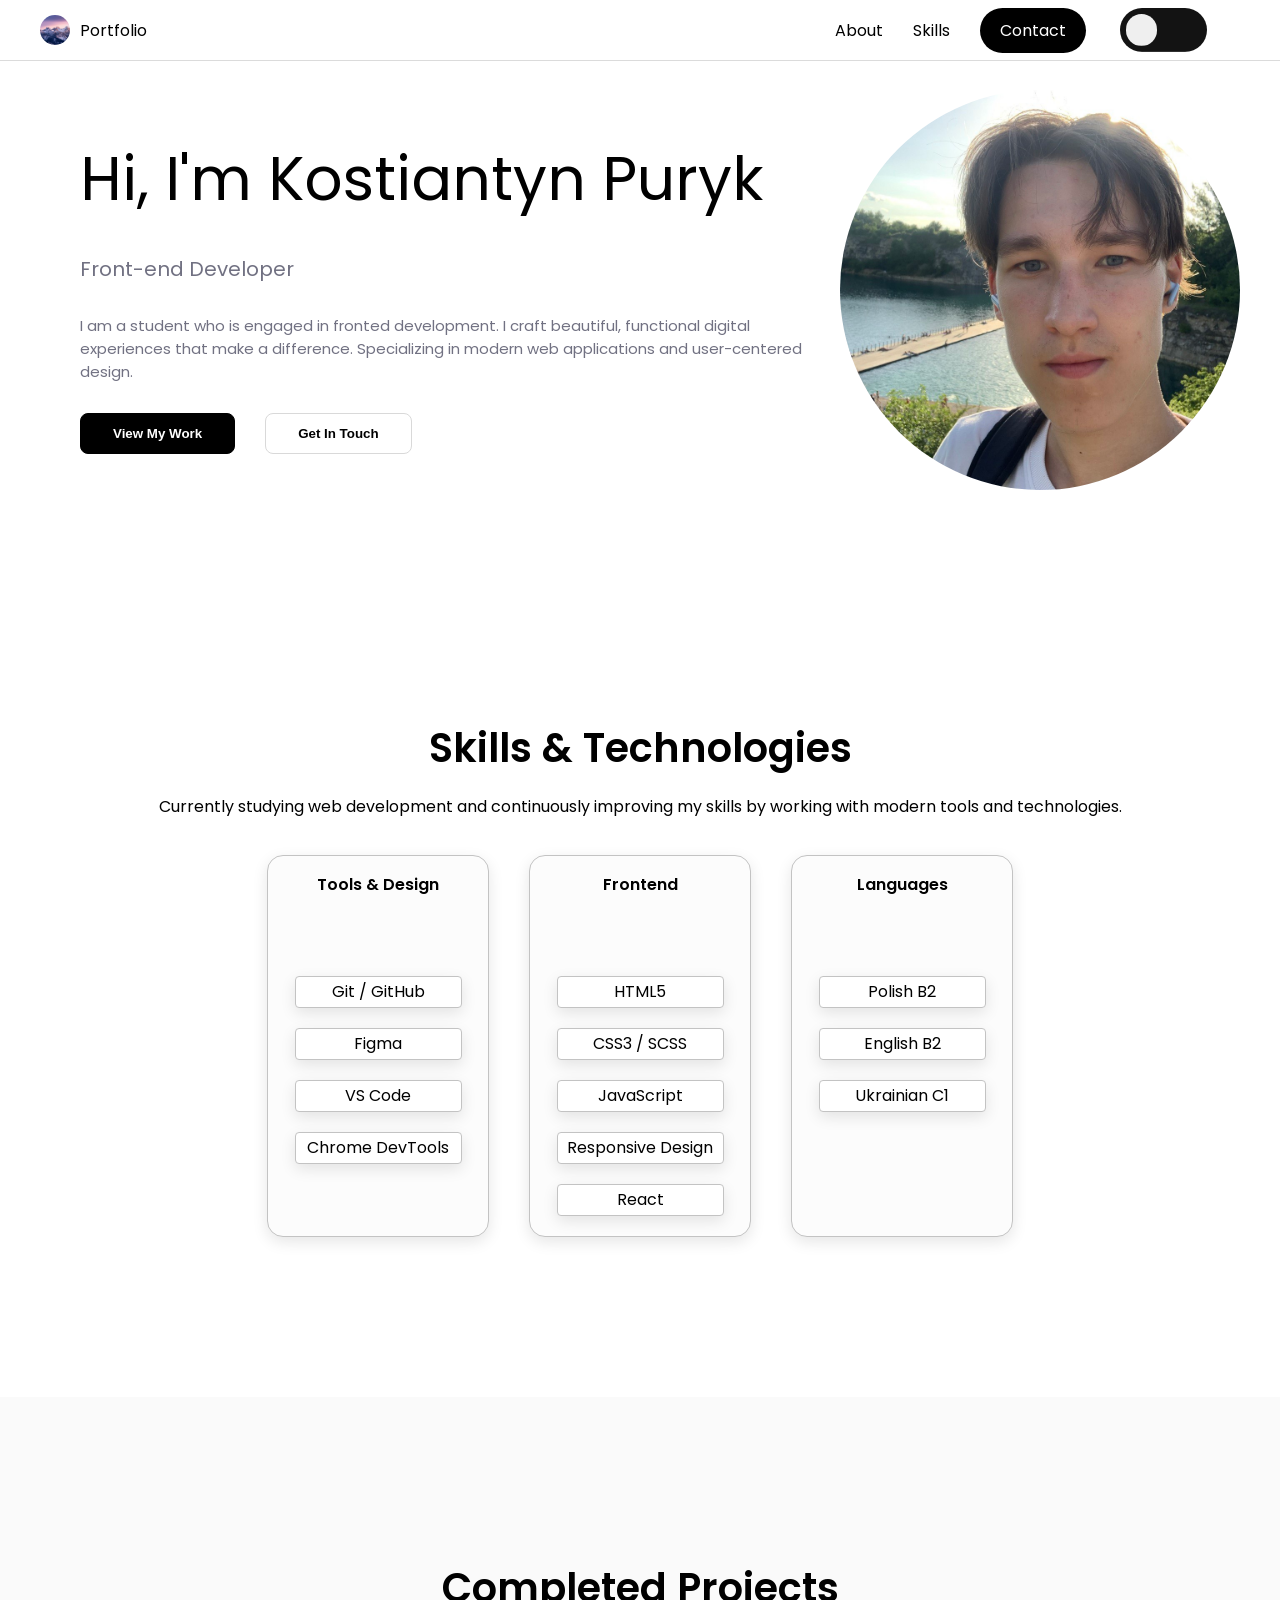
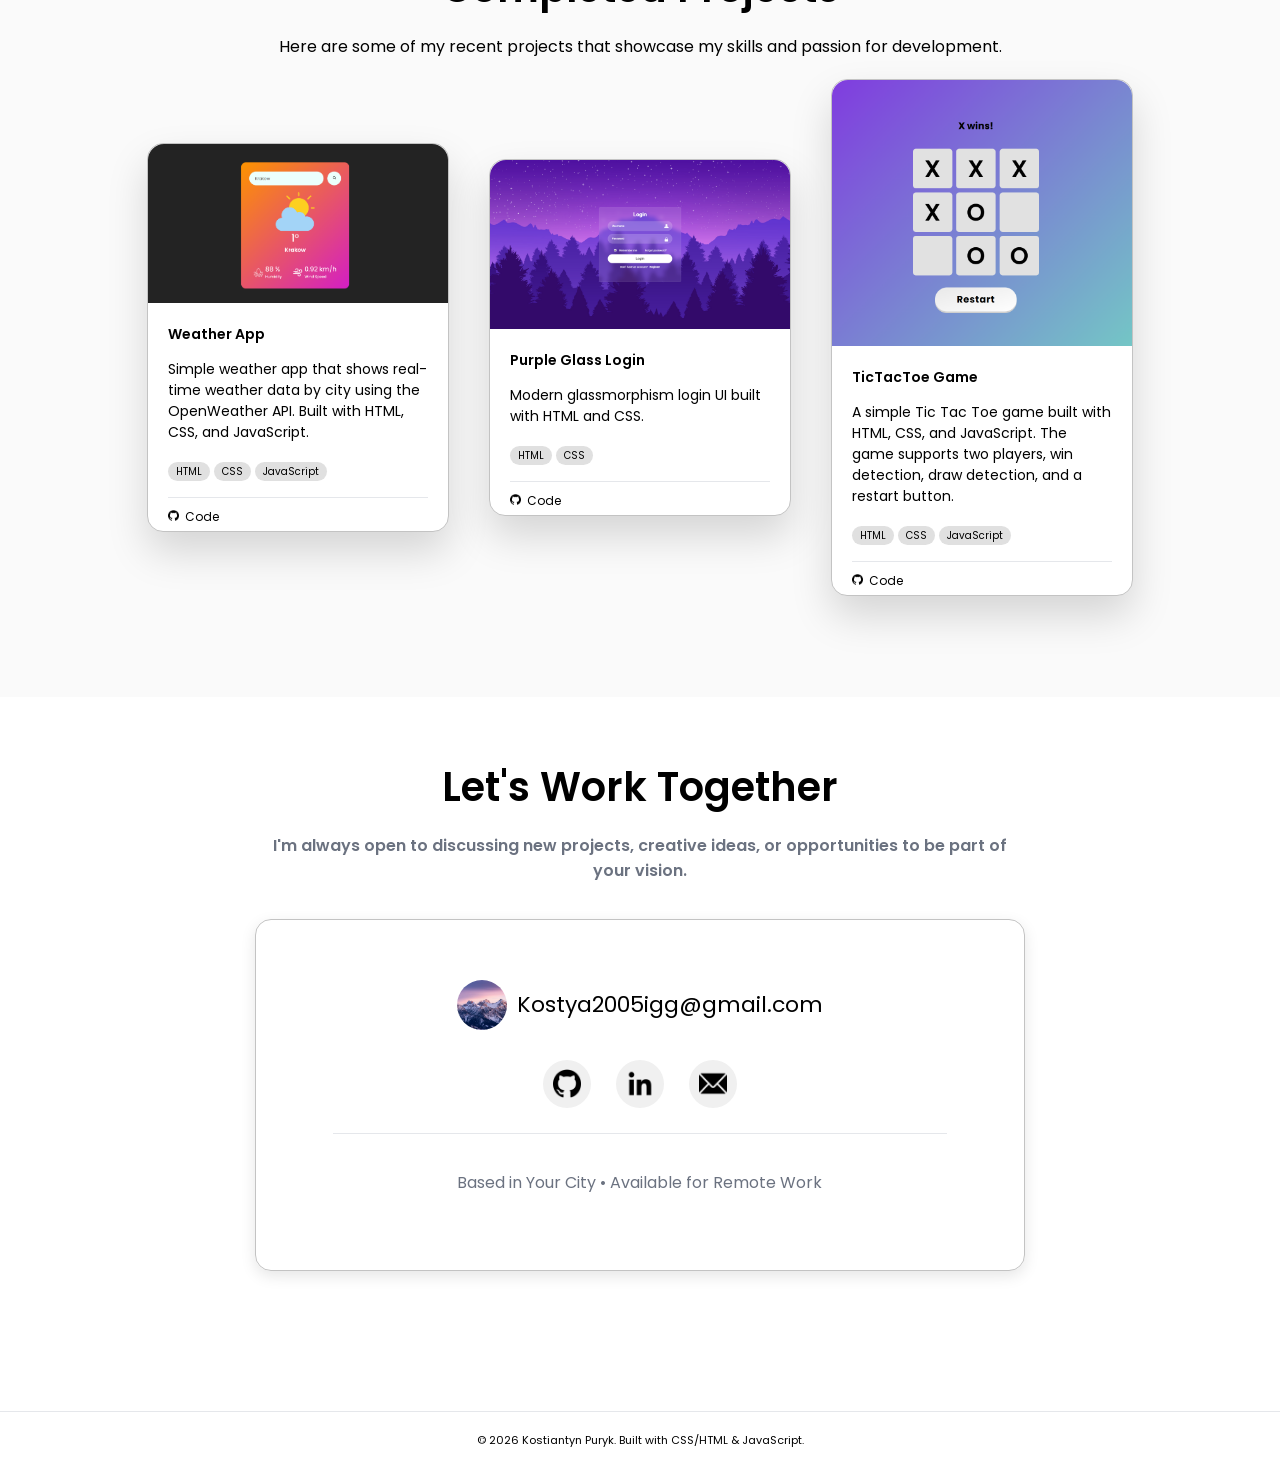
<file: index.html>
<!DOCTYPE html>
<html lang="en" >
<head>
    <meta charset="UTF-8">
    <meta name="viewport" content="width=device-width, initial-scale=1.0">
    <title>Kostiantyn Puryk Website</title>

    <link href="https://fonts.googleapis.com/css2?family=Poppins:wght@400;600&display=swap" rel="stylesheet">

    <link rel="stylesheet" href="css/header.css">
    <link rel="stylesheet" href="css/general.css">
    <link rel="stylesheet" href="css/hero.css">
    <link rel="stylesheet" href="css/footer.css">
    <link rel="stylesheet" href="css/skills.css">
    <link rel="stylesheet" href="css/projects.css">
    
    <meta name="viewport" content="width=device-width, initial-scale=1.0, viewport-fit=cover">
    
    
</head>

<body>

<header>
    <div class="header-container">

        <div class="header-logo">
            <img class="header-logo-image" src="images/test.png">
            Portfolio
        </div>

        <button class="menu-toggle">☰</button>

        <nav class="header-navigation">

            
            
            <a class="about-nav" href="#about">About</a>
            <a class="skills-nav" href="#skills">Skills</a>
            <a class="contact-nav" href="#contact">Contact</a>
            <input type="checkbox" class="theme-toggle" id="theme-toggle">
              
        </nav>

    </div>
</header> 


<section id="about" class="hero-section">

    <div class="hero-container">

        <div class="hero-left">

            <div class="hero-content">

                <div class="hero-title">Hi, I'm Kostiantyn Puryk</div>
                <div class="hero-subtitle">Front-end Developer</div>
                <div class="hero-description">
                    I am a student who is engaged in fronted development. I craft beautiful, functional digital experiences that make a difference. Specializing in modern web applications and user-centered design.
                </div>

                <div class="hero-buttons">
                    <button id="view-work-btn" class="primary-button">View My Work</button>
                    <button id="secondary-button" class="secondary-button">Get In Touch</button>
                </div>

            </div>
        </div>

        <div class="hero-right">
            <img class="hero-image" src="images/myphoto.jpg">
        </div>

    </div>

</section>



<section id="skills" class="skills-section">

    <h2 class="skill-h2">Skills & Technologies</h2>

    <p class="skill-p">Currently studying web development and continuously improving my skills by working with modern tools and technologies.</p>

    <div class="skills-container">

        

         <div class="skill-card">
            <div class="skill-card-content">
                <h3 class="skill-category">Tools & Design</h3>
                <div class="skill-list">Git / GitHub</div>
                <div class="skill-list">Figma</div>
                <div class="skill-list">VS Code</div>
                <div class="skill-list">Chrome DevTools</div>
            </div>
        </div>

        <div class="skill-card">
            <div class="skill-card-content">
                <h3 class="skill-category">Frontend</h3>
                <div class="skill-list">HTML5</div>
                <div class="skill-list">CSS3 / SCSS</div>
                <div class="skill-list">JavaScript</div>
                <div class="skill-list">Responsive Design</div>
                <div class="skill-list">React</div>
            </div>
        </div>

         <div class="skill-card">
            <div class="skill-card-content">
                <h3 class="skill-category">Languages</h3>
                <div class="skill-list">Polish B2</div>
                <div class="skill-list">English B2</div>
                <div class="skill-list">Ukrainian C1</div>
                
            </div>
        </div>

        
        
        
      

    </div>

</section>

<section id="projects" class="projects-section">

    <div class="projects-container">

        <div class="projects-header">
            <h2 class="projects-title">Completed Projects</h2>
            <p class="projects-subtitle">
                Here are some of my recent projects that showcase my skills and passion for development.
            </p>
        </div>

        <div class="projects-grid">

            <div class="project-card">

                <img class="project-card-img" src="images/weatherapp.png">

                <div class="project-card-content"> 

                    <h3 class="project-card-title">Weather App</h3>

                    <p class="project-card-description">
                        Simple weather app that shows real-time weather data by city using the OpenWeather API. Built with HTML, CSS, and JavaScript.
                    </p>

                    <div class="project-card-tech">
                        <span class="project-tech-item">HTML</span>
                        <span class="project-tech-item">CSS</span>
                        <span class="project-tech-item">JavaScript</span>
                    </div>

                    <div class="project-card-links">
                        
                        <a target="_blank" class="project-link-code" href="https://github.com/KPuryk"><img  class="project-link-code-img" src="images/github.png" >Code</a>
                        
                       <!-- <a class="project-link-demo" href=""><img  class="project-link-demo-img" src="/MyWebsite/images/external-link.png" >Live Demo</a> -->
                    </div>

                </div>

            </div>
            
                        <div class="project-card">

                <img class="project-card-img" src="images/PurpleGlassLogin.png">

                <div class="project-card-content"> 

                    <h3 class="project-card-title">Purple Glass Login</h3>

                    <p class="project-card-description">
                       Modern glassmorphism login UI built with HTML and CSS.
                    </p>

                    <div class="project-card-tech">
                        <span class="project-tech-item">HTML</span>
                        <span class="project-tech-item">CSS</span>
                        <!-- <span class="project-tech-item">JavaScript</span>  -->
                    </div>

                    <div class="project-card-links">
                        
                        <a target="_blank" class="project-link-code" href="https://github.com/KPuryk"><img  class="project-link-code-img" src="images/github.png" >Code</a>
                        
                        <!-- <a class="project-link-demo" href=""><img  class="project-link-demo-img" src="/MyWebsite/images/external-link.png" >Live Demo</a> -->
                    </div>

                </div>

            </div>

                        <div class="project-card">

                <img class="project-card-img" src="images/TicTacToeScreen2.png">

                <div class="project-card-content"> 

                    <h3 class="project-card-title">TicTacToe Game</h3>

                    <p class="project-card-description">
                       A simple Tic Tac Toe game built with HTML, CSS, and JavaScript. The game supports two players, win detection, draw detection, and a restart button.
                    </p>

                    <div class="project-card-tech">
                        <span class="project-tech-item">HTML</span>
                        <span class="project-tech-item">CSS</span>
                        <span class="project-tech-item">JavaScript</span>
                    </div>

                    <div class="project-card-links">
                        
                        <a target="_blank" class="project-link-code" href="https://github.com/KPuryk"><img  class="project-link-code-img" src="images/github.png" >Code</a>
                        
                        <!-- <a class="project-link-demo" href=""><img  class="project-link-demo-img" src="/MyWebsite/images/external-link.png" >Live Demo</a> -->
                    </div>

                </div>

            </div>

        </div>

    </div>

</section>



<footer>

    <h2 class="work-together">Let's Work Together</h2>
    <h3 class="open-to">I'm always open to discussing new projects, creative ideas, or opportunities to be part of your vision.</h3>

    <div id="contact" class="footer-container">

        <div class="footer-email">
            <img class="footer-email-icon" src="images/test.png">
            <p class="footer-email-text">Kostya2005igg@gmail.com</p>
        </div>

        <div class="footer-social-buttons">
            <a class="social-button-github" target="_blank" href="https://github.com/KPuryk"> <img class="image-social-button-github" src="images/github.png">   </a>
            <a class="social-button-linkedin" target="_blank" href="https://www.linkedin.com/in/kostiantyn-puryk-899301347/?trk=opento_sprofile_topcard"><img class="image-social-button-linkedin" src="images/linkedin.png" ></a>
            <a class="social-button-email" target="_blank" href="mailto:Kostya2005igg@gmail.com"><img class="image-social-button-email" src="images/email.png" ></a>
        </div>

        <div class="footer-bottom">
            <p class="footer-info">Based in Your City • Available for Remote Work</p>
        </div>

    </div>


    <div class="autours">
        © 2026 Kostiantyn Puryk. Built with CSS/HTML & JavaScript.

    </div>

</footer>

<script src="index.js" defer></script>

</body>
</html>
</file>
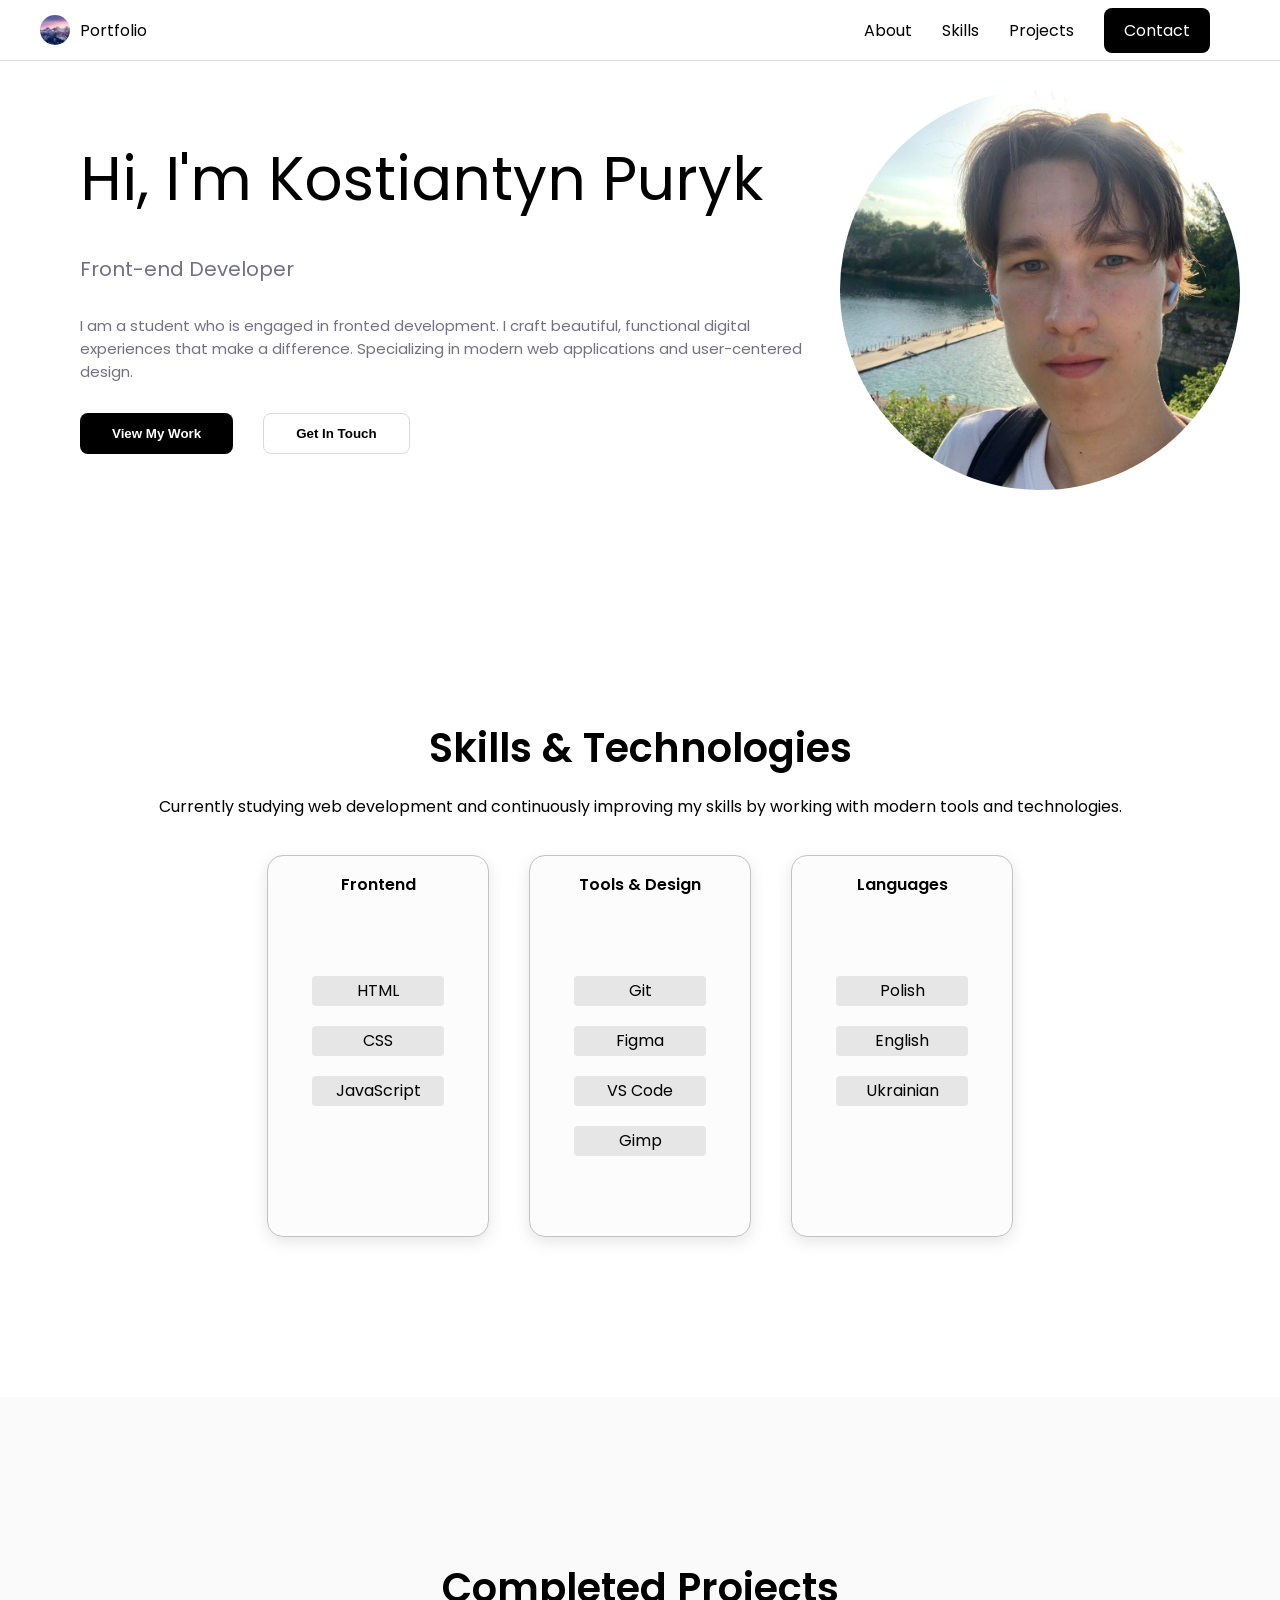
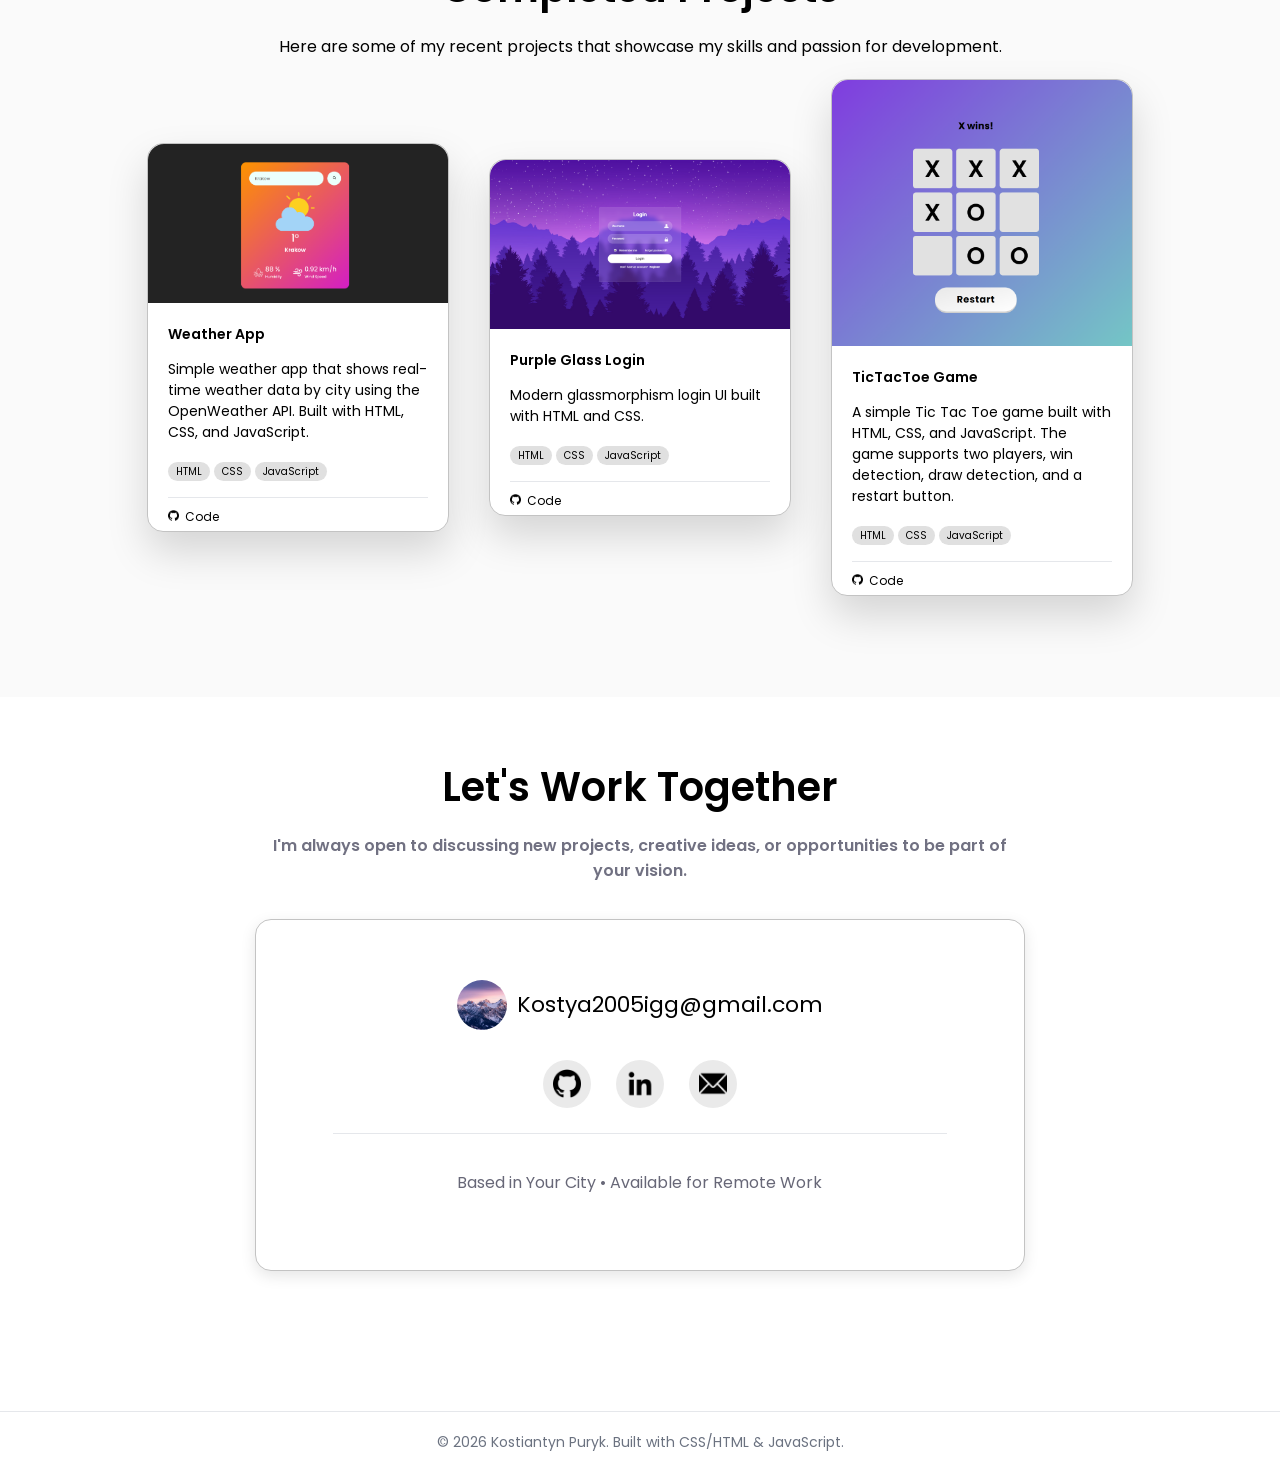
<file: MyWebsite/index.html>
<!DOCTYPE html>
<html lang="en">
<head>
    <meta charset="UTF-8">
    <meta name="viewport" content="width=device-width, initial-scale=1.0">
    <title>Kostiantyn Puryk Website</title>

    <link href="https://fonts.googleapis.com/css2?family=Poppins:wght@400;600&display=swap" rel="stylesheet">

    <link rel="stylesheet" href="/MyWebsite/css/header.css">
    <link rel="stylesheet" href="/MyWebsite/css/general.css">
    <link rel="stylesheet" href="/MyWebsite/css/hero.css">
    <link rel="stylesheet" href="/MyWebsite/css/footer.css">
    <link rel="stylesheet" href="/MyWebsite/css/skills.css">
    <link rel="stylesheet" href="/MyWebsite/css/projects.css">
    
</head>

<body>

<header>
    <div class="header-container">

        <div class="header-logo">
            <img class="header-logo-image" src="/MyWebsite/images/test.png">
            Portfolio
        </div>

        <nav class="header-navigation">
            
            <a class="about-nav" href="#about">About</a>
            <a class="skills-nav" href="#skills">Skills</a>
            <a class="projects-nav" href="#projects">Projects</a>
            <a class="contact-nav" href="#contact">Contact</a>
            <!--  <button id="theme-toggle">button</button> */ -->
        </nav>

    </div>
</header>


<section id="about" class="hero-section">

    <div class="hero-container">

        <div class="hero-left">

            <div class="hero-content">

                <div class="hero-title">Hi, I'm Kostiantyn Puryk</div>
                <div class="hero-subtitle">Front-end Developer</div>
                <div class="hero-description">
                    I am a student who is engaged in fronted development. I craft beautiful, functional digital experiences that make a difference. Specializing in modern web applications and user-centered design.
                </div>

                <div class="hero-buttons">
                    <button id="view-work-btn" class="primary-button">View My Work</button>
                    <button id="secondary-button" class="secondary-button">Get In Touch</button>
                </div>

            </div>
        </div>

        <div class="hero-right">
            <img class="hero-image" src="/MyWebsite/images/myphoto.jpg">
        </div>

    </div>

</section>



<section id="skills" class="skills-section">

    <h2>Skills & Technologies</h2>

    <p>Currently studying web development and continuously improving my skills by working with modern tools and technologies.</p>

    <div class="skills-container">

        <div class="skill-card">
            <div class="skill-card-content">
                <h3 class="skill-category">Frontend</h3>
                <div class="skill-list">HTML</div>
                <div class="skill-list">CSS</div>
                <div class="skill-list">JavaScript</div>
            </div>
        </div>

         <div class="skill-card">
            <div class="skill-card-content">
                <h3 class="skill-category">Tools & Design</h3>
                <div class="skill-list">Git</div>
                <div class="skill-list">Figma</div>
                <div class="skill-list">VS Code</div>
                <div class="skill-list">Gimp</div>
            </div>
        </div>

         <div class="skill-card">
            <div class="skill-card-content">
                <h3 class="skill-category">Languages</h3>
                <div class="skill-list">Polish</div>
                <div class="skill-list">English</div>
                <div class="skill-list">Ukrainian</div>
                
            </div>
        </div>

        
        
        
        

    </div>

</section>

<section id="projects" class="projects-section">

    <div class="projects-container">

        <div class="projects-header">
            <h2 class="projects-title">Completed Projects</h2>
            <p class="projects-subtitle">
                Here are some of my recent projects that showcase my skills and passion for development.
            </p>
        </div>

        <div class="projects-grid">

            <div class="project-card">

                <img class="project-card-img" src="/MyWebsite/images/weatherapp.png">

                <div class="project-card-content"> 

                    <h3 class="project-card-title">Weather App</h3>

                    <p class="project-card-description">
                        Simple weather app that shows real-time weather data by city using the OpenWeather API. Built with HTML, CSS, and JavaScript.
                    </p>

                    <div class="project-card-tech">
                        <span class="project-tech-item">HTML</span>
                        <span class="project-tech-item">CSS</span>
                        <span class="project-tech-item">JavaScript</span>
                    </div>

                    <div class="project-card-links">
                        
                        <a target="_blank" class="project-link-code" href="https://github.com/KPuryk"><img  class="project-link-code-img" src="/MyWebsite/images/github.png" >Code</a>
                        
                       <!-- <a class="project-link-demo" href=""><img  class="project-link-demo-img" src="/MyWebsite/images/external-link.png" >Live Demo</a> -->
                    </div>

                </div>

            </div>
            
                        <div class="project-card">

                <img class="project-card-img" src="/MyWebsite/images/PurpleGlassLogin.png">

                <div class="project-card-content"> 

                    <h3 class="project-card-title">Purple Glass Login</h3>

                    <p class="project-card-description">
                       Modern glassmorphism login UI built with HTML and CSS.
                    </p>

                    <div class="project-card-tech">
                        <span class="project-tech-item">HTML</span>
                        <span class="project-tech-item">CSS</span>
                        <span class="project-tech-item">JavaScript</span>
                    </div>

                    <div class="project-card-links">
                        
                        <a target="_blank" class="project-link-code" href="https://github.com/KPuryk"><img  class="project-link-code-img" src="/MyWebsite/images/github.png" >Code</a>
                        
                        <!-- <a class="project-link-demo" href=""><img  class="project-link-demo-img" src="/MyWebsite/images/external-link.png" >Live Demo</a> -->
                    </div>

                </div>

            </div>

                        <div class="project-card">

                <img class="project-card-img" src="/MyWebsite/images/TicTacToeScreen2.png">

                <div class="project-card-content"> 

                    <h3 class="project-card-title">TicTacToe Game</h3>

                    <p class="project-card-description">
                       A simple Tic Tac Toe game built with HTML, CSS, and JavaScript. The game supports two players, win detection, draw detection, and a restart button.
                    </p>

                    <div class="project-card-tech">
                        <span class="project-tech-item">HTML</span>
                        <span class="project-tech-item">CSS</span>
                        <span class="project-tech-item">JavaScript</span>
                    </div>

                    <div class="project-card-links">
                        
                        <a target="_blank" class="project-link-code" href="https://github.com/KPuryk"><img  class="project-link-code-img" src="/MyWebsite/images/github.png" >Code</a>
                        
                        <!-- <a class="project-link-demo" href=""><img  class="project-link-demo-img" src="/MyWebsite/images/external-link.png" >Live Demo</a> -->
                    </div>

                </div>

            </div>

        </div>

    </div>

</section>



<footer>

    <h2>Let's Work Together</h2>
    <h3>I'm always open to discussing new projects, creative ideas, or opportunities to be part of your vision.</h3>

    <div id="contact" class="footer-container">

        <div class="footer-email">
            <img class="footer-email-icon" src="/MyWebsite/images/test.png">
            <p class="footer-email-text">Kostya2005igg@gmail.com</p>
        </div>

        <div class="footer-social-buttons">
            <a class="social-button-github" target="_blank" href="https://github.com/KPuryk"> <img class="image-social-button-github" src="/MyWebsite/images/github.png">   </a>
            <a class="social-button-linkedin" target="_blank" href="https://www.linkedin.com/in/kostiantyn-puryk-899301347/?trk=opento_sprofile_topcard"><img class="image-social-button-linkedin" src="/MyWebsite/images/linkedin.png" ></a>
            <a class="social-button-email" target="_blank" href="mailto:Kostya2005igg@gmail.com"><img class="image-social-button-email" src="/MyWebsite/images/email.png" ></a>
        </div>

        <div class="footer-bottom">
            <p class="footer-info">Based in Your City • Available for Remote Work</p>
        </div>

    </div>


    <div class="autours">
        © 2026 Kostiantyn Puryk. Built with CSS/HTML & JavaScript.

    </div>

</footer>

<script src="index.js"></script>

</body>
</html>
</file>
<file: css/header.css>
header {

    top:env(safe-area-inset-top);

    position: fixed;
    top: 0;
    left: 0;
    width: 100%;

    background: var(--bg-header);

    
    border-bottom: 1px solid var(--header-border);

    z-index: 100;
    color: var(--text-color);
    
}


.about-nav, .header-navigation a {
    color: var(--text-color);
}

.contact-nav {
    color: var(--text-color-secondery) !important;
}

.header-container {
    max-width: 1200px;  
    margin: 0 auto;      
    padding: 0 40px;     

    height: 60px;

    display: flex;
    justify-content: space-between;
    align-items: center;

    

   
    
}

.header-navigation{
    padding-right: 30px;
    display: flex;
    align-items: center;
    gap: 30px;

    
    
}

.header-logo{
    display: flex;
    align-items: center;
    gap: 10px;

    
}

.header-logo-image{
    height: 30px;
    width: 30px;
    
    border-radius: 50%;   
    object-fit: cover;  
}



.contact-nav{

    color: var(--text-color-secondery);
    border-radius: 32px;
    border: none;
    background-color: var(--bg-button-main);
    padding: 10px 20px;
    cursor: pointer;

    transition: all 0.25s ease;


    position: relative;

}


/*.contact-nav::after{
    content: "";
    position: absolute;
    left: 50%;
    bottom: -6px;
    transform: translateX(-50%);
    
    width: 60%;
    height: 10px;

    background: #12b328;
    filter: blur(12px);
    opacity: 0.8;

    border-radius: 50px;
} */



.contact-nav:hover {
    transform: translateY(-3px);
    box-shadow:var(--box-shadow-button-hover);  
}

.contact-nav:active {
    transform: translateY(0);
    box-shadow: 0 4px 8px rgba(0,0,0,0.2);
}

.header-navigation a {
    text-decoration: none;

    
   
}



.theme-toggle {
  --toggle-size: 14px;
  -webkit-appearance: none;
  -moz-appearance: none;
  appearance: none;
  width: 6.25em;
  height: 3.125em;
  background: -webkit-gradient(linear, left top, right top, color-stop(50%, #131313 ), color-stop(50%, #efefef)) no-repeat;
  background: -o-linear-gradient(left, #131313 50%, #efefef 50%) no-repeat;
  background: linear-gradient(to right, #131313 50%, #efefef 50%) no-repeat;
  background-size: 205%;
  background-position: 0;
  -webkit-transition: 0.4s;
  -o-transition: 0.4s;
  transition: 0.4s;
  border-radius: 99em;
  position: relative;
  cursor: pointer;
  font-size: var(--toggle-size);
}

.theme-toggle::before {
  content: "";
  width: 2.25em;
  height: 2.25em;
  position: absolute;
  top: 0.438em;
  left: 0.438em;
  background: -webkit-gradient(linear, left top, right top, color-stop(50%, #131313), color-stop(50%, #efefef)) no-repeat;
  background: -o-linear-gradient(left, #131313 50%, #efefef 50%) no-repeat;
  background: linear-gradient(to right, #131313 50%, #efefef 50%) no-repeat;
  background-size: 205%;
  background-position: 100%;
  border-radius: 50%;
  -webkit-transition: 0.4s;
  -o-transition: 0.4s;
  transition: 0.4s;
}

.theme-toggle:checked::before {
  left: calc(100% - 2.25em - 0.438em);
  background-position: 0;
}

.theme-toggle:checked {
  background-position: 100%;
}






.menu-toggle{
    display:none;
    font-size:26px;
    background:none;
    border:none;
    cursor:pointer;
    color: var(--text-color);
}




/* phone*/
@media (max-width: 600px){

.header-container{
    padding: 0 15px;
}

.header-navigation{
    
    padding-right: 0;
    



    position: fixed;

    width: 230px;
    height: 100vh;

    background: var(--bg-panel);

    display: flex;
    flex-direction: column;
    align-items: center;
    justify-content: start;

    top: 0;
    right: 0;

    transform: translateX(100%);
    transition: transform 0.3s ease;

    box-shadow: -10px 0 20px rgba(0,0,0,0.2);



    
}



.theme-toggle{
--toggle-size: 12px;
position:absolute;
top:10px;
right:140px;
}

.about-nav{
    margin-top: 120px;
}


.contact-nav,
.skills-nav{

    margin-top: 10px;
}

.header-navigation.active{
    transform: translateX(0);
}

.header-navigation a{
    font-size: 20px;
}

.contact-nav{
    padding: 8px 14px;
    font-size: 14px;
}

.header-logo-image{
    height: 24px;
    width: 24px;
}


.menu-toggle{
    display: block;
    font-size:26px;
    background:none;
    border:none;
    cursor:pointer;
    color: var(--text-color);

    z-index: 101;

    
}







} 

/*small phone 
@media (max-width: 414px){

.header-container{
    padding: 0 15px;
}

.header-navigation{
    gap: 10px;
    padding-right: 0;
}

.header-navigation a{
    font-size: 11px;
}

.contact-nav{
    padding: 8px 14px;
    font-size: 14px;
}

.header-logo-image{
    height: 30px;
    width: 30px;
}

} */


/* ipad */
@media (max-width: 900px){

.header-container{
    padding: 0 20px;
}

.header-navigation{
    gap: 20px;
}

}


/* iPad Pro */
@media (max-width: 1024px){



}
</file>
<file: css/general.css>
body{
 
    padding-top: env(safe-area-inset-top);
    font-family: 'Poppins', sans-serif;
    font-weight: 400;
}

html, body{
    margin: 0;
    
}




h1, h2, h3 {
    font-weight: 600;
}
html{
    scroll-behavior: smooth;
    

}



body, header, section, div, button, a {
    transition: background-color 0.3s ease, color 0.3s ease, border-color 0.3s ease;
}

:root{
    
    --bg-header: rgba(255,255,255,0.85);
    --bg-main: rgba(255,255,255);
    --bg-secondary:rgb(250, 250, 250);


    --header-border: #dbdbdb;

    --text-color: black;
    --text-color-secondery: rgb(255, 255, 255);

    --bg-button-main:  rgb(0, 0, 0);
    --bg-button-secondary:  rgb(255, 255, 255);

    --border-button-main: #000000 ; 
    --border-button-secondary: #d9d9d9 ;

    --description-color: #717182;

    --skill-border:rgb(195, 195, 195);
    --skill-card-bg:rgb(252, 252, 252);

    --bg-footer:rgba(255, 255, 255, 0.43);
    --bg-footer-icons:rgb(240, 240, 240);

    --box-shadow-card: 0 20px 40px rgba(0, 0, 0, 0.15);
    --box-shadow-card-hover: 0 8px 18px rgba(0,0,0,0.08);

    --box-shadow-button-hover:0 10px 20px rgba(255, 255, 255, 0.1);

    --footer-text-color: #6b7280;
    --skill-list-bg:rgb(255, 255, 255);

    --box-shadow-secondary-button-hover: 0 8px 18px rgba(0,0,0,0.08);
    --box-shadow-secondary-button-active: 0 3px 6px rgba(0,0,0,0.08);

    --box-shadow-primary-hover: 0 10px 20px rgba(0,0,0,0.25);
    --box-shadow-primary-active: 0 4px 8px rgba(0,0,0,0.2);

    
    --box-shadow-image-light: none;

    --bg-panel:rgba(252, 252, 252, 0.95);
}


.dark-mode{
    
    --bg-header: rgba(46, 46, 46, 0.733);
    --bg-main: rgb(37, 37, 37);
    --bg-secondary:rgb(61, 61, 61);


    --header-border: #dbdbdb65;

    --text-color: rgb(255, 255, 255);
    --text-color-secondery: rgb(0, 0, 0);

    --bg-button-main:  rgb(255, 255, 255);
    --bg-button-secondary:  rgba(0, 0, 0, 0.403);

    --border-button-main: #00000067 ; 
    --border-button-secondary: #d9d9d97b ;

    --description-color: #e0e0e0;

    --skill-border:rgba(195, 195, 195, 0.508);
    --skill-card-bg:rgb(63, 63, 63);

    --bg-footer:rgba(38, 38, 38, 0.43);
    --bg-footer-icons:rgb(238, 238, 238);

    --box-shadow-card: 0 20px 40px rgba(255, 255, 255, 0.1);
    --box-shadow-card-hover: 0 8px 18px rgba(216, 216, 216, 0.504);

    --box-shadow-button-hover:0 10px 20px rgba(255, 255, 255, 0.1);

    --footer-text-color: #dddddd;
    --skill-list-bg:rgb(98, 98, 98);


    --box-shadow-secondary-button-hover: 0 8px 18px rgba(0,0,0,0.08);
    --box-shadow-secondary-button-active: 0 3px 6px rgba(0,0,0,0.08);
    --secondary-button-bg: rgba(0, 0, 0, 0.403); /*--bg-button-secondary:  rgba(0, 0, 0, 0.403); :)*/

    --box-shadow-primary-hover: 0 10px 20px rgba(0,0,0,0.25);
    --box-shadow-primary-active: 0 4px 8px rgba(0,0,0,0.2);
    --primary-button-bg: #ffffff;  /*--bg-button-main:  rgb(255, 255, 255);*/

    --box-shadow-hover: 0 10px 20px rgba(0,0,0,0.25);
    --box-shadow-active: 0 4px 8px rgba(0,0,0,0.2);

    --box-shadow-image-light:
        0 0 60px rgba(255, 255, 255, 0.25),
        0 0 90px rgba(255,255,255,0.22),
        0 0 120px rgba(255,255,255,0.18);

    --bg-panel:rgba(56, 56, 56, 0.963);
        
}
</file>
<file: css/hero.css>
.hero-section{
    
    padding-top: 90px;

    background-color: var(--bg-main);
}

.hero-container{
    display: flex;
    justify-content: center;
    align-items: center;
    
    margin-left: 40px;
    margin-right: 40px;
    gap: 20px;
}

.hero-left{
    margin-left: 40px;
}

.hero-content{
    display: grid;
}

.hero-image{
    height: 400px;
    width: 400px;

    border-radius: 50%;   
    object-fit: cover;  
    

    box-shadow: var(--box-shadow-image-light);

    
}

.hero-title{
    font-size: 60px;
    margin-bottom: 30px;
    color: var(--text-color);
}

.hero-subtitle{
    color: var(--description-color);
    font-size: 20px;
    margin-bottom: 30px;
}

.hero-description{
    color: var(--description-color);
    font-size: 15px;
    margin-bottom: 30px;
}

.hero-buttons{
    display: flex;
    gap: 30px;
}

.primary-button {
    font-weight: 700;
    color: var(--text-color-secondery); 
    border-radius: 8px;
    border: 1px solid var(--border-button-main);
    background-color: var(--bg-button-main);
    padding: 12px 32px;
    cursor: pointer;

    transition: all 0.25s ease;
}

.primary-button:hover {
    transform: translateY(-3px);
    box-shadow: var(--box-shadow-primary-hover);
}

.primary-button:active {
    transform: translateY(0);
    box-shadow: var(--box-shadow-primary-active);
}


.secondary-button {
    font-weight: 700;
    color: var(--text-color);
    border-radius: 8px;
    border: 1px solid var(--border-button-secondary);
    background-color: var(--bg-button-secondary);
    padding: 12px 32px;
    cursor: pointer;

    transition: all 0.25s ease;
}

.secondary-button:hover {
    transform: translateY(-3px);
    background-color: var(--secondary-button-bg);
    box-shadow: var(--box-shadow-secondary-button-hover);
}




.secondary-button:active {
    transform: translateY(0);
    box-shadow: var(--box-shadow-secondary-button-active);
}



/* phone */
@media (max-width: 600px){

    .hero-container{
        margin-left: 20px;
        margin-right: 20px;
    }

    .hero-image{
    width: 220px;
    height: 220px;
    }

    .hero-title{
    font-size: 32px;
    }  

    .hero-subtitle{
    font-size: 16px;
    }

    .hero-description{
    font-size: 14px;
    }

    .hero-buttons{
    flex-direction: column;
    justify-content: center;
    align-items: center;
    gap: 15px;
    }
    

    


    .primary-button,
    .secondary-button{
    padding: 12px 32px;
    white-space: nowrap;
    text-align: center;
    padding: 12px 0; 
    }


    

}

/*small phone 
@media (max-width: 414px){

.primary-button,
    .secondary-button{
    width: 35%;
    
    
    }

} */

/* ipad */
@media (max-width: 900px){

.hero-container{
    flex-direction: column;
    text-align: center;
}

.hero-left{
    margin-left: 0;
}

.hero-buttons{
    justify-content: center;
}

.hero-image{
    width: 300px;
    height: 300px;
}

.hero-title{
    font-size: 42px;

    
}


}
/* iPad Pro */
@media (max-width: 1024px){

    
    

    .hero-title{
    font-size: 36px;
    }  

    .hero-subtitle{
    font-size: 20px;
    }

    .hero-description{
    font-size: 18px;
    }

    .hero-buttons{
    flex-direction: row;
    gap: 15px;
    }
    

    .primary-button,
    .secondary-button{
    width: 35%;
    
    
    }



}
</file>
<file: css/footer.css>
footer{
    display: flex;
    flex-direction: column;
    align-items: center;     
    justify-content: center; 
    text-align: center;
    background-color:var(--bg-main);

    
}

.footer-email-icon{
    height: 50px;
    width: 50px;

    border-radius: 50%;   
    object-fit: cover;  
}

.footer-email{
    display: flex;
    align-items: center;  
    justify-content: center; 
    gap: 10px;
    margin-bottom: 30px;
}

.footer-email-text{
    color: var(--text-color); 
    margin: 0;
    line-height: 1;     
    font-size: 22px;    

    word-break: break-all;
}

h2{
    margin: 0;
    padding-top: 60px;
    color:black;
    font-size: 40px;
}

h3{
    font-size: 16px;
    color: #717182;
    width: 60%;   
    padding-bottom: 20px;  
}

.footer-container{
    display: flex;
    flex-direction: column;
    align-items: center;  
    justify-content: center; 
    border-radius: 16px;
    border: 1px solid rgb(195, 195, 195);
    box-shadow: 0 5px 15px rgba(0, 0, 0, 0.1);
    background-color:var(--bg-footer);
    width: 60%;
    height: 350px;
    margin-bottom: 100px;
}

.social-button-github,
.social-button-linkedin,
.social-button-email{
    background-color:var(--bg-footer-icons);
    height: 48px;
    width: 48px;
    border: none;
    border-radius: 128px;

    display: flex;              
    align-items: center;        
    justify-content: center;


}

.image-social-button-github,
.image-social-button-linkedin,
.image-social-button-email{
    


    width: 60%;
    
}

.footer-social-buttons{
    display: flex;
    gap: 25px;
}

.footer-bottom{
    width: 80%;
    border-top: 1px solid #e5e7eb;  
    margin-top: 25px;
    padding-top: 20px;             
}

.footer-info{
    font-size: 16px;
    color: var(--footer-text-color);
}

.autours{
    color: var(--text-color);
    margin-top: 40px;
    padding: 20px 0;

    width: 100%;
    text-align: center;

    border-top: 1px solid #e5e7eb;   
                   
    font-size: 11px;

    


}

.open-to{
    color: var(--footer-text-color);
}

.work-together{
    color: var(--text-color);
}

/* phone */
@media (max-width: 600px){

.footer-container{
    width: 85%;
    height: auto;
    padding: 30px 20px;
}

.footer-email{
    flex-direction: column;
    gap: 15px;
}

.footer-email-text{
    font-size: 18px;
    text-align: center;
}

h2{
    font-size: 32px;
}

h3{
    width: 90%;
    font-size: 15px;
}

.footer-social-buttons{
    gap: 18px;
}

}


/* small phone */
@media (max-width: 414px){

.footer-email-text{
    font-size: 18px !important;
}

.social-button-github,
.social-button-linkedin,
.social-button-email{
    height: 42px;
    width: 42px;
}

}

/* ipad */
@media (max-width: 900px){

.footer-container{
    width: 75%;
}

h2{
    font-size: 36px;
}

h3{
    width: 75%;
}

.footer-email-text{
    font-size: 20px;
}

}


/* iPad Pro */
@media (max-width: 1024px){



}
</file>
<file: css/skills.css>
.skills-section{
    display: flex;
    justify-content: center;
    align-items: center;
    background-color:var(--bg-main);
    flex-direction: column;
    min-height: 100vh;
}

.skill-card{
    
    border-radius: 16px;
    border: 1px solid var(--skill-border);
    box-shadow: 0 5px 15px rgba(0, 0, 0, 0.1);
    background-color: var(--skill-card-bg);

    min-height: 380px; 
    width: 220px;

    
}
.skill-p, .skill-h2{
    color: var(--text-color);
    

}

.skills-container{
    display: flex;
    flex-direction: row;
    align-items: center;
    justify-content: center;

    gap: 40px;             
    flex-wrap: wrap;       
    
    margin-top: 20px;

    
}

.skill-category{

    min-height: 48px;
    color: var(--text-color);
    font-size: 16px;

    
}

.skill-card-content{
  text-align: center;
  display: flex;
  flex-direction: column;
  align-items: center;  
  justify-content: flex-start;
  
  gap: 20px;
 
    
}

.skill-list{
    width: 75%;
    height: 30px;
    background-color:var(--skill-list-bg);

    border-radius: 4px;

    display: flex;              
    align-items: center;        
    justify-content: center;  

    border: 1px solid var(--skill-border);
    box-shadow: 0 5px 15px rgba(0, 0, 0, 0.1);

    color: var(--text-color);

    
}

/* phone*/
@media (max-width: 600px){

    h2{
        font-size: 32px;
    }
    p{
        font-size: 16px;
        text-align: center;
    }
    .skill-card{
        min-height: 340px; 
    }


}


/* small phone*/
@media (max-width: 414px){
        

}

/* ipad */
@media (max-width: 900px){

    h2{
        font-size: 32px;
    }
    p{
        font-size: 16px;
        text-align: center;
    }

    .skills-section{
    min-height: auto;
    
}

}

/* iPad Pro */
@media (max-width: 1024px){

h2{
        font-size: 32px;
    }
    p{
        font-size: 20px;
        text-align: center;
    }

    .skills-section{
    min-height: auto;

}

}
</file>
<file: css/projects.css>
.projects-section{
    display: flex;
    justify-content: center;
    align-items: center;
    background-color:var(--bg-secondary);
    flex-direction: column;
    min-height: 100vh;
    text-align: center;

  

    
}


.project-card{
    
    border-radius: 16px;
    border: 1px solid rgb(195, 195, 195);
    box-shadow: var(--box-shadow-card);
    background-color: rgb(255, 255, 255);

    min-height: 300px; 
    width: 300px;

    transition: transform 0.25s ease,
                box-shadow 0.25s ease,
                background-color 0.15s ease;

    
}

.project-card:hover {
    transform: translateY(-8px) scale(1.02);
    background-color: #f5f5f5;
    box-shadow: var(--box-shadow-card-hover);
}

.project-card-content{
    text-align: left;
}

.projects-grid{
    display: flex;
    flex-direction: row;
    align-items: center;
    justify-content: center;
    gap: 40px;      

    flex-wrap: wrap;       
    
    margin-top: 20px;

    
    
}

.project-card-img{
    width: 100%;
    height: 50%;
    
    border-top-left-radius: 16px;
    border-top-right-radius: 16px;
}


.project-card-title{
    padding: 0 20px;
    color: black;
    font-weight: 550;
    font-size: 14px;
}

.project-card-description{
    padding: 0 20px;
    font-size: 14px
}

.project-card-tech{

    padding: 0 20px;

}

.project-card-links{

    padding: 0 20px;
}

.project-tech-item{

    background-color: rgb(224, 224, 224);
    border-radius: 16px;
    padding: 2px 8px;

    font-size: 10px;

}

.project-card-links{

    display: flex;
    gap: 10px;
   


     border-top: 1px solid #e5e7eb;   
     padding: 0;
     padding-top: 10px;
     padding-bottom: 5px;
     

     margin-top: 15px;
     margin-right: 20px;
     margin-left: 20px;
}
.project-link-code, .project-link-demo{
    font-size: 12px;
    color: black;   
    text-decoration: none;
}


.project-link-code-img{
    height: 11px;
    width: 11px;
    margin-right: 6px;
}

.project-link-demo-img{
    height: 11px;
    width: 11px;
    margin-right: 6px;
}


.projects-title ,.projects-subtitle{
    color: var(--text-color);

}




/* phone*/
@media (max-width: 600px){


}

/* small phone*/
@media (max-width: 414px){
        

}

/* ipad */
@media (max-width: 900px){


}

/* iPad Pro */
@media (max-width: 1024px){

    
}
</file>
<file: MyWebsite/css/header.css>
header {
    position: fixed;
    top: 0;
    left: 0;
    width: 100%;

    background: rgba(255, 255, 255, 0.85);
    border-bottom: 1px solid #dbdbdb;

    z-index: 100;

    
}

.header-container {
    max-width: 1600px;  
    margin: 0 auto;      
    padding: 0 40px;     

    height: 60px;

    display: flex;
    justify-content: space-between;
    align-items: center;
    
}

.header-navigation{
    padding-right: 30px;
    display: flex;
    align-items: center;
    gap: 30px;
    
}

.header-logo{
    display: flex;
    align-items: center;
    gap: 10px;

    
}

.header-logo-image{
    height: 30px;
    width: 30px;
    
    border-radius: 50%;   
    object-fit: cover;  
}

.contact-nav{

    color: white;
    border-radius: 8px;
    border: none;
    background-color: black;
    padding: 10px 20px;
    cursor: pointer;

    transition: all 0.25s ease;

    

   

}
.contact-nav:hover {
    transform: translateY(-3px);
    box-shadow: 0 10px 20px rgba(0,0,0,0.25);
}

.contact-nav:active {
    transform: translateY(0);
    box-shadow: 0 4px 8px rgba(0,0,0,0.2);
}

.header-navigation a {
    text-decoration: none;
    color: black;
}

.contact-nav {
    color: white !important;
}
</file>
<file: MyWebsite/css/general.css>
body{
    margin: 0;
    background: rgb(255, 255, 255);

    font-family: 'Poppins', sans-serif;
    font-weight: 400;
}




h1, h2, h3 {
    font-weight: 600;
}
html{
    scroll-behavior: smooth;
}


:root {
    --bg-color: #ffffff;
    --text-color: #111111;
    --card-bg: #ffffff;
    --border-color: #e5e7eb;
}

.dark-mode {
    --bg-color: #000000;
    --text-color: #f1f5f9;
    --card-bg: #1e293b;
    --border-color: #334155;
}
</file>
<file: MyWebsite/css/hero.css>
.hero-section{
    margin-top: 30px;
    padding-top: 60px;
}

.hero-container{
    display: flex;
    justify-content: center;
    align-items: center;
    background-color: var(--bg-color); /* */
    margin-left: 40px;
    margin-right: 40px;
    gap: 20px;
}

.hero-left{
    margin-left: 40px;
}

.hero-content{
    display: grid;
}

.hero-image{
    height: 400px;
    width: 400px;

    border-radius: 50%;   
    object-fit: cover;  
}

.hero-title{
    font-size: 60px;
    margin-bottom: 30px;
}

.hero-subtitle{
    color: #717182;
    font-size: 20px;
    margin-bottom: 30px;
}

.hero-description{
    color: #717182;
    font-size: 15px;
    margin-bottom: 30px;
}

.hero-buttons{
    display: flex;
    gap: 30px;
}

.primary-button {
    font-weight: 700;
    color: white;
    border-radius: 8px;
    border: none;
    background-color: black;
    padding: 12px 32px;
    cursor: pointer;

    transition: all 0.25s ease;
}

.primary-button:hover {
    transform: translateY(-3px);
    box-shadow: 0 10px 20px rgba(0,0,0,0.25);
}

.primary-button:active {
    transform: translateY(0);
    box-shadow: 0 4px 8px rgba(0,0,0,0.2);
}

.secondary-button {
    font-weight: 700;
    color: black;
    border-radius: 8px;
    border: 1px solid #d9d9d9;
    background-color: white;
    padding: 12px 32px;
    cursor: pointer;

    transition: all 0.25s ease;
}

.secondary-button:hover {
    transform: translateY(-3px);
    background-color: #f5f5f5;
    box-shadow: 0 8px 18px rgba(0,0,0,0.08);
}


.secondary-button:active {
    transform: translateY(0);
    box-shadow: 0 3px 6px rgba(0,0,0,0.08);
}
</file>
<file: MyWebsite/css/footer.css>
footer{
    display: flex;
    flex-direction: column;
    align-items: center;     
    justify-content: center; 
    text-align: center;
    background-color:rgb(255, 255, 255);

    
}

.footer-email-icon{
    height: 50px;
    width: 50px;

    border-radius: 50%;   
    object-fit: cover;  
}

.footer-email{
    display: flex;
    align-items: center;  
    justify-content: center; 
    gap: 10px;
    margin-bottom: 30px;
}

.footer-email-text{
    margin: 0;
    line-height: 1;     
    font-size: 22px;    
}

h2{
    margin: 0;
    padding-top: 60px;
    color:black;
    font-size: 40px;
}

h3{
    font-size: 16px;
    color: #717182;
    width: 60%;   
    padding-bottom: 20px;  
}

.footer-container{
    display: flex;
    flex-direction: column;
    align-items: center;  
    justify-content: center; 
    border-radius: 16px;
    border: 1px solid rgb(195, 195, 195);
    box-shadow: 0 5px 15px rgba(0, 0, 0, 0.1);
    background-color: rgb(255, 255, 255);
    width: 60%;
    height: 350px;
    margin-bottom: 100px;
}

.social-button-github,
.social-button-linkedin,
.social-button-email{
    background-color: rgb(234, 234, 234);
    height: 48px;
    width: 48px;
    border: none;
    border-radius: 128px;

    display: flex;              
    align-items: center;        
    justify-content: center;


}

.image-social-button-github,
.image-social-button-linkedin,
.image-social-button-email{
    


    width: 60%;
    
}

.footer-social-buttons{
    display: flex;
    gap: 25px;
}

.footer-bottom{
    width: 80%;
    border-top: 1px solid #e5e7eb;  
    margin-top: 25px;
    padding-top: 20px;             
}

.footer-info{
    font-size: 16px;
    color: #676777;
}

.autours{
    margin-top: 40px;
    padding: 20px 0;

    width: 100%;
    text-align: center;

    border-top: 1px solid #e5e7eb;   
    color: #6b7280;                
    font-size: 14px;

    
}
</file>
<file: MyWebsite/css/skills.css>
.skills-section{
    display: flex;
    justify-content: center;
    align-items: center;
    background-color:rgb(255, 255, 255);
    flex-direction: column;
    min-height: 100vh;
}

.skill-card{
    
    border-radius: 16px;
    border: 1px solid rgb(195, 195, 195);
    box-shadow: 0 5px 15px rgba(0, 0, 0, 0.1);
    background-color: rgb(252, 252, 252);

    min-height: 380px; 
    width: 220px;

    
}

.skills-container{
    display: flex;
    flex-direction: row;
    align-items: center;
    justify-content: center;

    gap: 40px;             
    flex-wrap: wrap;       
    
    margin-top: 20px;

    
}

.skill-category{

    min-height: 48px;
    color: black;
    font-size: 16px;

    
}

.skill-card-content{
  text-align: center;
  display: flex;
  flex-direction: column;
  align-items: center;  
  justify-content: flex-start;
  
  gap: 20px;
 
    
}

.skill-list{
    width: 60%;
    height: 30px;
    background-color:rgb(230, 230, 230);

    border-radius: 4px;

    display: flex;              
    align-items: center;        
    justify-content: center;  
}
</file>
<file: MyWebsite/css/projects.css>
.projects-section{
    display: flex;
    justify-content: center;
    align-items: center;
    background-color:rgb(250, 250, 250);
    flex-direction: column;
    min-height: 100vh;
    text-align: center;
}


.project-card{
    
    border-radius: 16px;
    border: 1px solid rgb(195, 195, 195);
    box-shadow: 0 20px 40px rgba(0, 0, 0, 0.15);
    background-color: rgb(255, 255, 255);

    min-height: 300px; 
    width: 300px;

    transition: transform 0.25s ease,
                box-shadow 0.25s ease,
                background-color 0.15s ease;

    
}

.project-card:hover {
    transform: translateY(-8px) scale(1.02);
    background-color: #f5f5f5;
    box-shadow: 0 8px 18px rgba(0,0,0,0.08);
}

.project-card-content{
    text-align: left;
}

.projects-grid{
    display: flex;
    flex-direction: row;
    align-items: center;
    justify-content: center;
    gap: 40px;      

    flex-wrap: wrap;       
    
    margin-top: 20px;

    
    
}

.project-card-img{
    width: 100%;
    height: 50%;
    
    border-top-left-radius: 16px;
    border-top-right-radius: 16px;
}


.project-card-title{
    padding: 0 20px;
    color: black;
    font-weight: 550;
    font-size: 14px;
}

.project-card-description{
    padding: 0 20px;
    font-size: 14px
}

.project-card-tech{

    padding: 0 20px;

}

.project-card-links{

    padding: 0 20px;
}

.project-tech-item{

    background-color: rgb(224, 224, 224);
    border-radius: 16px;
    padding: 2px 8px;

    font-size: 10px;

}

.project-card-links{

    display: flex;
    gap: 10px;
   


     border-top: 1px solid #e5e7eb;   
     padding: 0;
     padding-top: 10px;
     padding-bottom: 5px;
     

     margin-top: 15px;
     margin-right: 20px;
     margin-left: 20px;
}
.project-link-code, .project-link-demo{
    font-size: 12px;
    color: black;   
    text-decoration: none;
}


.project-link-code-img{
    height: 11px;
    width: 11px;
    margin-right: 6px;
}

.project-link-demo-img{
    height: 11px;
    width: 11px;
    margin-right: 6px;
}
</file>
